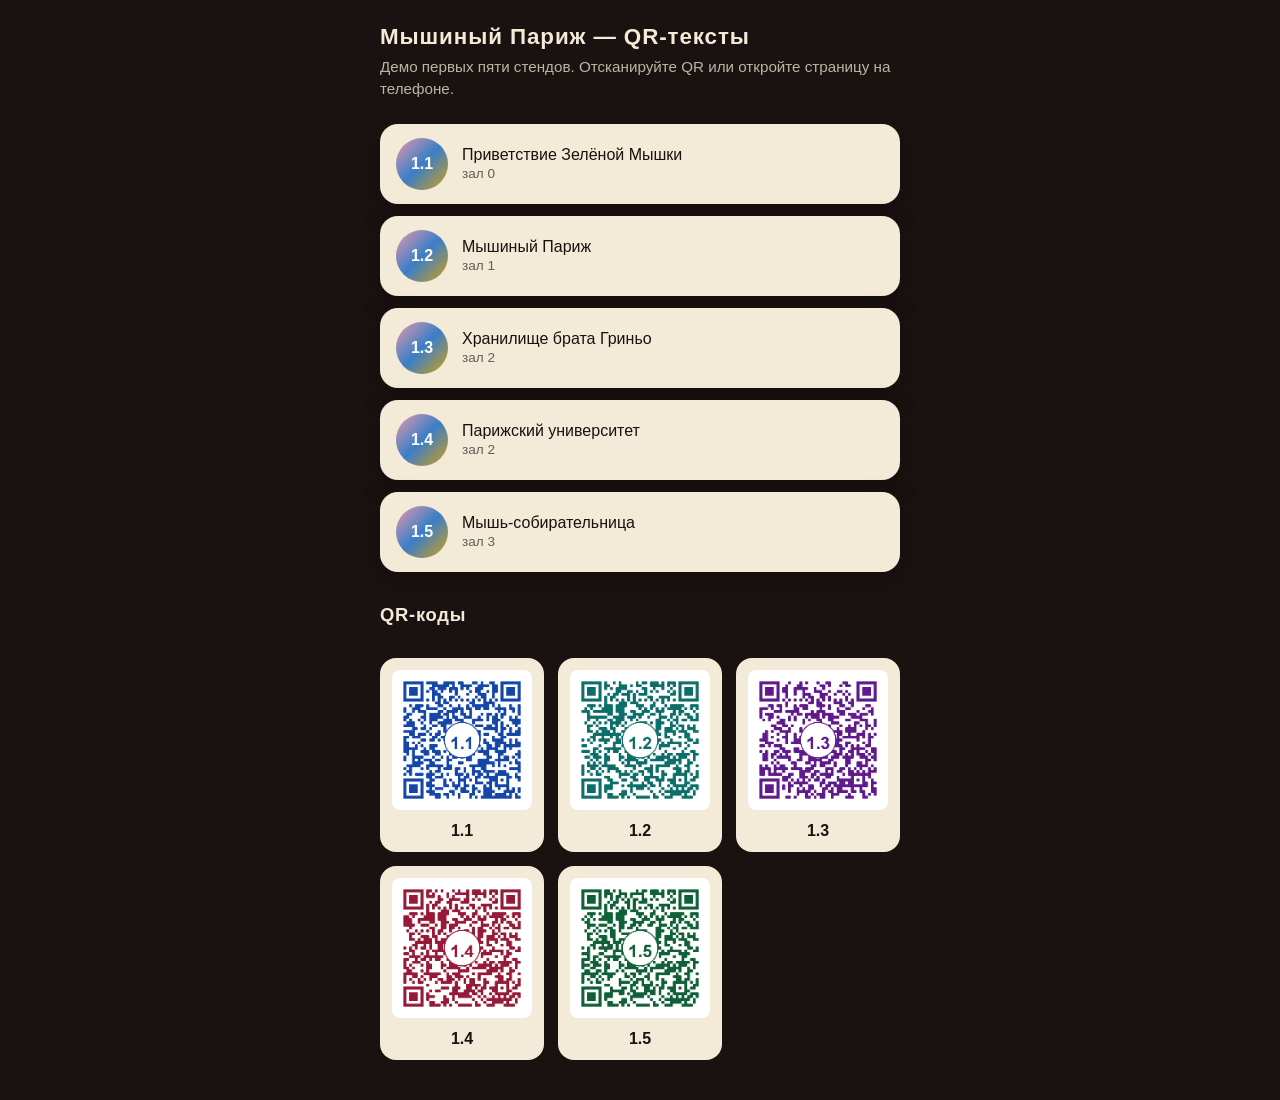
<file: index.html>
<!DOCTYPE html>
<html lang="ru">
<head>
  <meta charset="UTF-8">
  <meta name="viewport" content="width=device-width, initial-scale=1, viewport-fit=cover">
  <meta name="theme-color" content="#1a1210">
  <title>Paris Mice — QR texts (demo)</title>
  <style>
    :root {
      --frame: #1a1210;
      --panel: #f3ead8;
      --pink: #e89aab;
      --blue: #3a7ec8;
      --gold: #d4a017;
    }
    * { box-sizing: border-box; margin: 0; padding: 0; }
    body {
      min-height: 100dvh;
      font-family: "Segoe UI", "Helvetica Neue", Arial, sans-serif;
      background: var(--frame);
      color: var(--panel);
      padding: 24px 18px 40px;
    }
    .wrap { max-width: 520px; margin: 0 auto; }
    h1 {
      font-size: 1.4rem;
      margin-bottom: 0.4rem;
      letter-spacing: 0.04em;
    }
    p.lead {
      opacity: 0.75;
      font-size: 0.95rem;
      margin-bottom: 1.5rem;
      line-height: 1.45;
    }
    .list { display: grid; gap: 12px; }
    a.card {
      display: flex;
      align-items: center;
      gap: 14px;
      text-decoration: none;
      color: var(--frame);
      background: var(--panel);
      border-radius: 18px;
      padding: 14px 16px;
      box-shadow: 0 8px 24px rgba(0,0,0,.25);
    }
    .num {
      width: 52px; height: 52px;
      border-radius: 50%;
      display: grid; place-items: center;
      font-weight: 700;
      background: linear-gradient(135deg, var(--pink), var(--blue), var(--gold));
      color: #fff;
      flex-shrink: 0;
    }
    .meta { font-size: 0.85rem; opacity: 0.65; }
    .qr-row {
      margin-top: 2rem;
      display: grid;
      grid-template-columns: repeat(auto-fill, minmax(140px, 1fr));
      gap: 14px;
    }
    .qr-item {
      background: var(--panel);
      border-radius: 16px;
      padding: 12px;
      text-align: center;
      color: var(--frame);
    }
    .qr-item img { width: 100%; height: auto; border-radius: 8px; }
    .qr-item span { display: block; margin-top: 8px; font-weight: 700; }
  </style>
</head>
<body>
  <div class="wrap">
    <h1>Мышиный Париж — QR-тексты</h1>
    <p class="lead">Демо первых пяти стендов. Отсканируйте QR или откройте страницу на телефоне.</p>
    <div class="list">
      <a class="card" href="t/1-1/"><span class="num">1.1</span><span>Приветствие Зелёной Мышки<span class="meta"><br>зал 0</span></span></a>
      <a class="card" href="t/1-2/"><span class="num">1.2</span><span>Мышиный Париж<span class="meta"><br>зал 1</span></span></a>
      <a class="card" href="t/1-3/"><span class="num">1.3</span><span>Хранилище брата Гриньо<span class="meta"><br>зал 2</span></span></a>
      <a class="card" href="t/1-4/"><span class="num">1.4</span><span>Парижский университет<span class="meta"><br>зал 2</span></span></a>
      <a class="card" href="t/1-5/"><span class="num">1.5</span><span>Мышь-собирательница<span class="meta"><br>зал 3</span></span></a>
    </div>

    <h1 style="margin-top:2rem;font-size:1.15rem">QR-коды</h1>
    <div class="qr-row">
      <div class="qr-item"><img src="qr/1-1.png" alt="QR 1.1"><span>1.1</span></div>
      <div class="qr-item"><img src="qr/1-2.png" alt="QR 1.2"><span>1.2</span></div>
      <div class="qr-item"><img src="qr/1-3.png" alt="QR 1.3"><span>1.3</span></div>
      <div class="qr-item"><img src="qr/1-4.png" alt="QR 1.4"><span>1.4</span></div>
      <div class="qr-item"><img src="qr/1-5.png" alt="QR 1.5"><span>1.5</span></div>
    </div>
  </div>
</body>
</html>
</file>
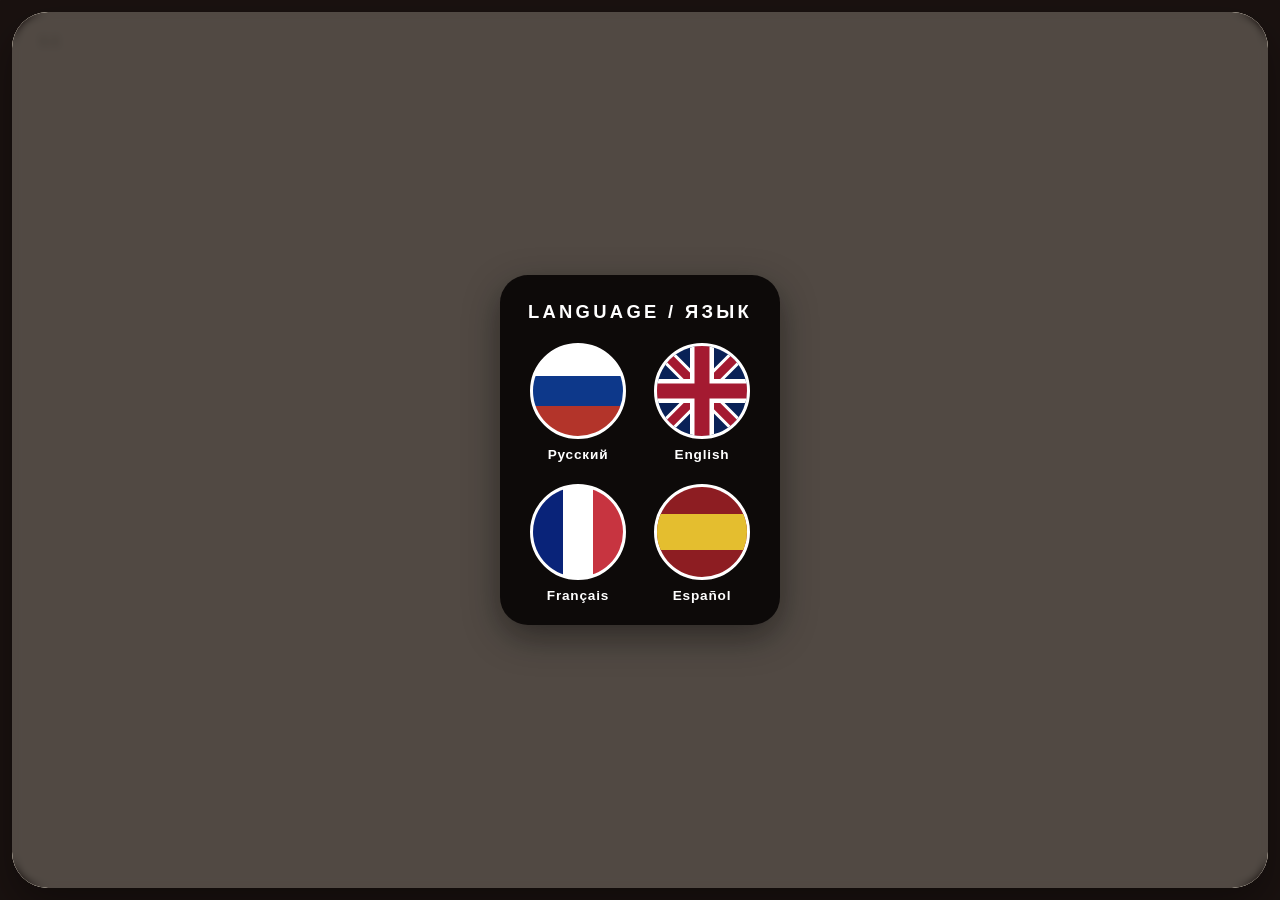
<file: t/1-1/index.html>
<!DOCTYPE html>
<html lang="en">
<head>
  <meta charset="UTF-8">
  <meta name="viewport" content="width=device-width, initial-scale=1, minimum-scale=1, maximum-scale=1, user-scalable=no, viewport-fit=cover">
  <meta name="theme-color" content="#1a1210">
  <meta name="apple-mobile-web-app-capable" content="yes">
  <title>QR Text 1.1</title>
  <link rel="stylesheet" href="../../css/qr-text.css?v=11">
</head>
<body>
  <div class="stage">
    <div class="panel">
      <header class="top-chrome">
        <div class="lang-band">
          <div class="lang-bar" data-bar-flags></div>
        </div>
        <div class="font-controls" data-font-controls>
          <button type="button" class="font-btn" data-font-minus aria-label="Decrease text size">−</button>
          <div class="font-controls__hint">
            <span class="font-controls__aa" aria-hidden="true"><span class="font-controls__a-sm">A</span><span class="font-controls__a-lg">A</span></span>
            <span class="font-controls__label" data-font-hint>Text size</span>
          </div>
          <button type="button" class="font-btn" data-font-plus aria-label="Increase text size">+</button>
        </div>
      </header>

      <main class="content-wrap">
        <div class="text-code" data-text-code></div>
        <div class="text-section">
          <div class="text-body" data-text-body></div>
        </div>
        <div class="scroll-track" aria-hidden="true"><div class="scroll-thumb"></div></div>
      </main>

      <footer class="footer">
        <div class="scroll-arrows" aria-label="Scroll text">
          <button type="button" class="scroll-btn" data-scroll-up aria-label="Scroll up">
            <svg viewBox="0 0 24 14" aria-hidden="true"><path d="M2 12L12 2l10 10" fill="none" stroke="currentColor" stroke-width="2.4" stroke-linecap="round" stroke-linejoin="round"/></svg>
          </button>
          <button type="button" class="scroll-btn" data-scroll-down aria-label="Scroll down">
            <svg viewBox="0 0 24 14" aria-hidden="true"><path d="M2 2l10 10L22 2" fill="none" stroke="currentColor" stroke-width="2.4" stroke-linecap="round" stroke-linejoin="round"/></svg>
          </button>
        </div>
      </footer>

      <div class="lang-overlay" data-lang-overlay>
        <div class="lang-overlay__tray">
          <div class="lang-overlay__title">Language / Язык</div>
          <div class="lang-overlay__flags" data-overlay-flags></div>
        </div>
      </div>
    </div>
  </div>

  <script src="../../js/qr-text.js?v=11"></script>
  <script>
    QRTextApp.load("1.1").catch(function (err) {
      document.querySelector("[data-text-body]").textContent = "Error loading text.";
      console.error(err);
    });
  </script>
</body>
</html>
</file>
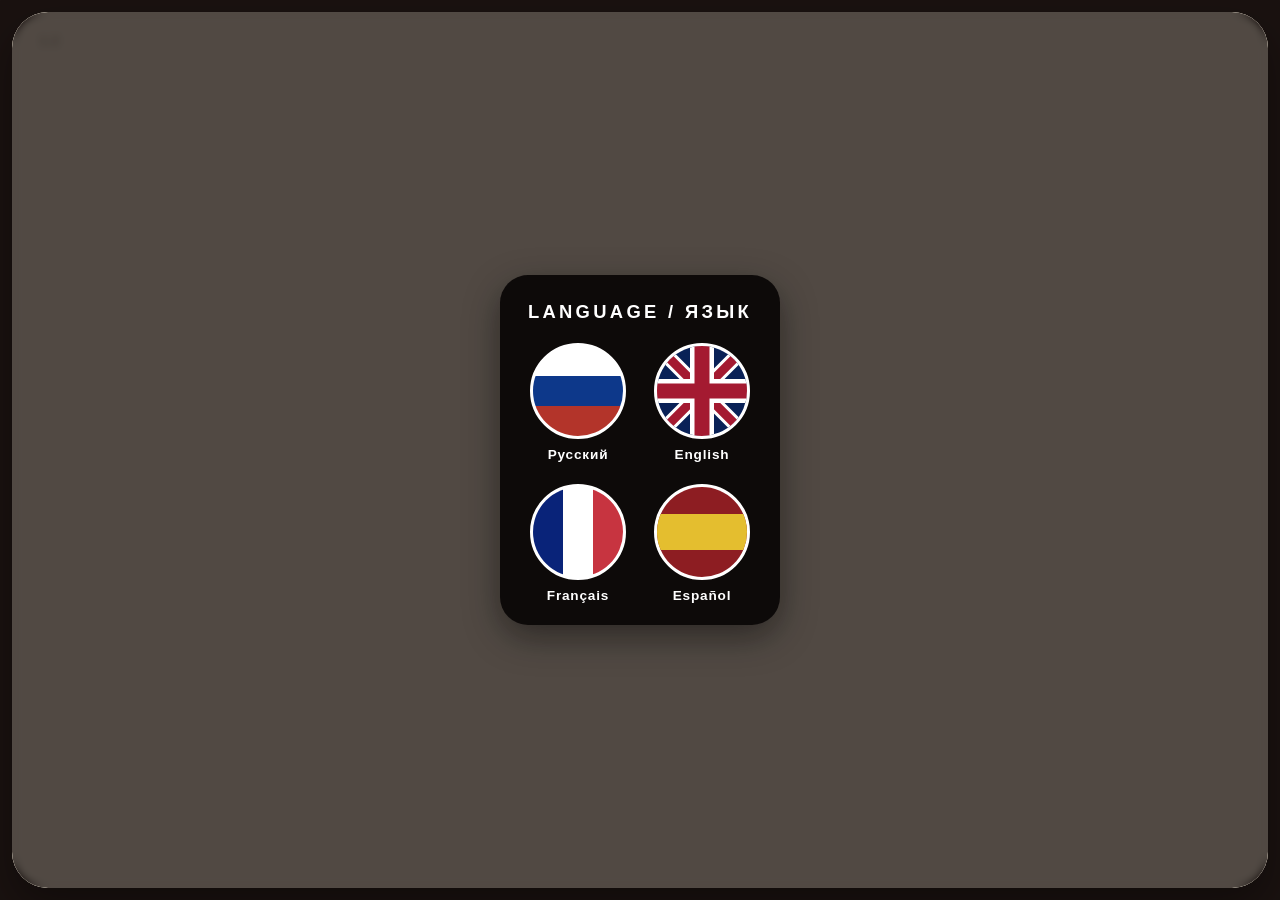
<file: t/1-2/index.html>
<!DOCTYPE html>
<html lang="en">
<head>
  <meta charset="UTF-8">
  <meta name="viewport" content="width=device-width, initial-scale=1, minimum-scale=1, maximum-scale=1, user-scalable=no, viewport-fit=cover">
  <meta name="theme-color" content="#1a1210">
  <meta name="apple-mobile-web-app-capable" content="yes">
  <title>QR Text 1.2</title>
  <link rel="stylesheet" href="../../css/qr-text.css?v=11">
</head>
<body>
  <div class="stage">
    <div class="panel">
      <header class="top-chrome">
        <div class="lang-band">
          <div class="lang-bar" data-bar-flags></div>
        </div>
        <div class="font-controls" data-font-controls>
          <button type="button" class="font-btn" data-font-minus aria-label="Decrease text size">−</button>
          <div class="font-controls__hint">
            <span class="font-controls__aa" aria-hidden="true"><span class="font-controls__a-sm">A</span><span class="font-controls__a-lg">A</span></span>
            <span class="font-controls__label" data-font-hint>Text size</span>
          </div>
          <button type="button" class="font-btn" data-font-plus aria-label="Increase text size">+</button>
        </div>
      </header>

      <main class="content-wrap">
        <div class="text-code" data-text-code></div>
        <div class="text-section">
          <div class="text-body" data-text-body></div>
        </div>
        <div class="scroll-track" aria-hidden="true"><div class="scroll-thumb"></div></div>
      </main>

      <footer class="footer">
        <div class="scroll-arrows" aria-label="Scroll text">
          <button type="button" class="scroll-btn" data-scroll-up aria-label="Scroll up">
            <svg viewBox="0 0 24 14" aria-hidden="true"><path d="M2 12L12 2l10 10" fill="none" stroke="currentColor" stroke-width="2.4" stroke-linecap="round" stroke-linejoin="round"/></svg>
          </button>
          <button type="button" class="scroll-btn" data-scroll-down aria-label="Scroll down">
            <svg viewBox="0 0 24 14" aria-hidden="true"><path d="M2 2l10 10L22 2" fill="none" stroke="currentColor" stroke-width="2.4" stroke-linecap="round" stroke-linejoin="round"/></svg>
          </button>
        </div>
      </footer>

      <div class="lang-overlay" data-lang-overlay>
        <div class="lang-overlay__tray">
          <div class="lang-overlay__title">Language / Язык</div>
          <div class="lang-overlay__flags" data-overlay-flags></div>
        </div>
      </div>
    </div>
  </div>

  <script src="../../js/qr-text.js?v=11"></script>
  <script>
    QRTextApp.load("1.2").catch(function (err) {
      document.querySelector("[data-text-body]").textContent = "Error loading text.";
      console.error(err);
    });
  </script>
</body>
</html>
</file>
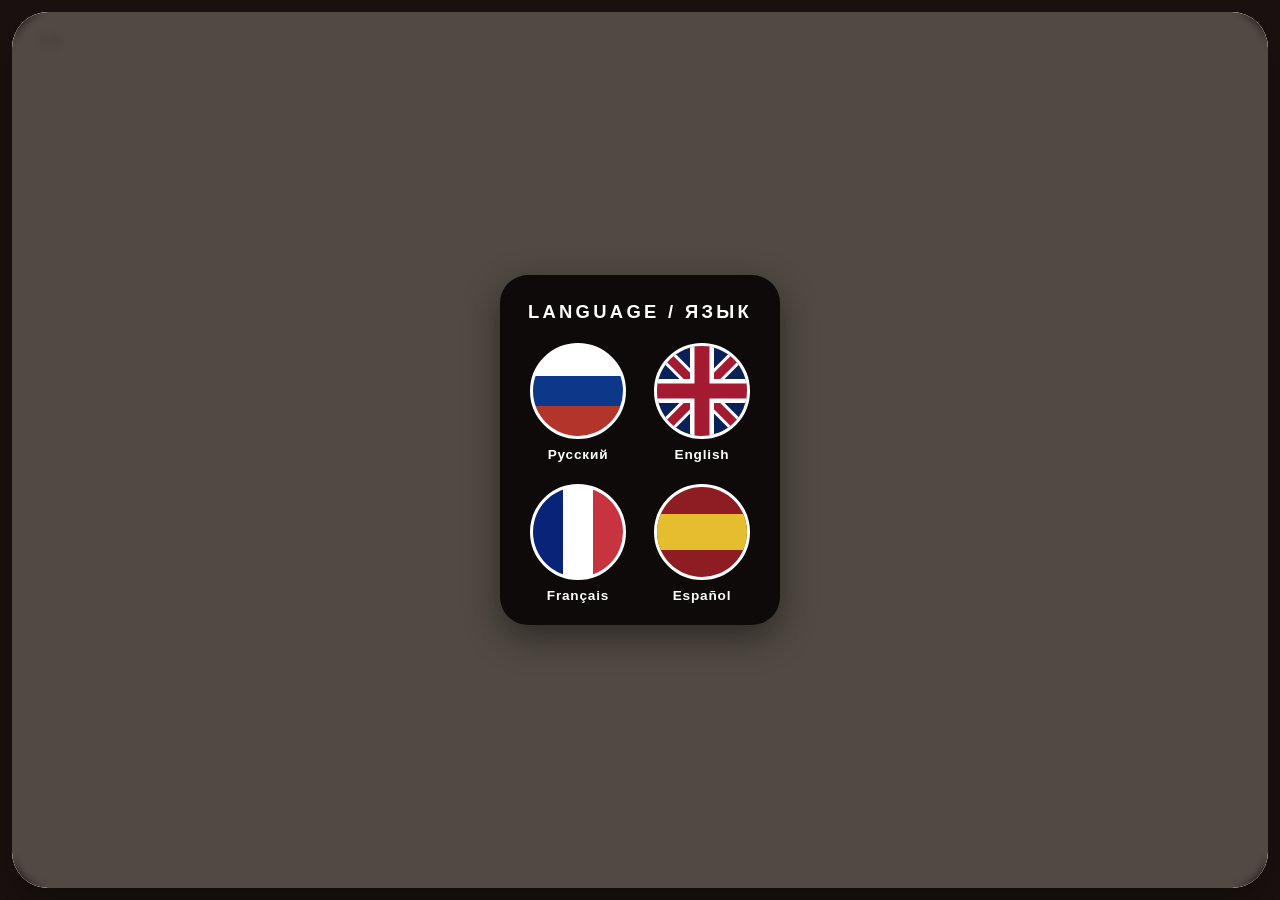
<file: t/1-3/index.html>
<!DOCTYPE html>
<html lang="en">
<head>
  <meta charset="UTF-8">
  <meta name="viewport" content="width=device-width, initial-scale=1, minimum-scale=1, maximum-scale=1, user-scalable=no, viewport-fit=cover">
  <meta name="theme-color" content="#1a1210">
  <meta name="apple-mobile-web-app-capable" content="yes">
  <title>QR Text 1.3</title>
  <link rel="stylesheet" href="../../css/qr-text.css?v=11">
</head>
<body>
  <div class="stage">
    <div class="panel">
      <header class="top-chrome">
        <div class="lang-band">
          <div class="lang-bar" data-bar-flags></div>
        </div>
        <div class="font-controls" data-font-controls>
          <button type="button" class="font-btn" data-font-minus aria-label="Decrease text size">−</button>
          <div class="font-controls__hint">
            <span class="font-controls__aa" aria-hidden="true"><span class="font-controls__a-sm">A</span><span class="font-controls__a-lg">A</span></span>
            <span class="font-controls__label" data-font-hint>Text size</span>
          </div>
          <button type="button" class="font-btn" data-font-plus aria-label="Increase text size">+</button>
        </div>
      </header>

      <main class="content-wrap">
        <div class="text-code" data-text-code></div>
        <div class="text-section">
          <div class="text-body" data-text-body></div>
        </div>
        <div class="scroll-track" aria-hidden="true"><div class="scroll-thumb"></div></div>
      </main>

      <footer class="footer">
        <div class="scroll-arrows" aria-label="Scroll text">
          <button type="button" class="scroll-btn" data-scroll-up aria-label="Scroll up">
            <svg viewBox="0 0 24 14" aria-hidden="true"><path d="M2 12L12 2l10 10" fill="none" stroke="currentColor" stroke-width="2.4" stroke-linecap="round" stroke-linejoin="round"/></svg>
          </button>
          <button type="button" class="scroll-btn" data-scroll-down aria-label="Scroll down">
            <svg viewBox="0 0 24 14" aria-hidden="true"><path d="M2 2l10 10L22 2" fill="none" stroke="currentColor" stroke-width="2.4" stroke-linecap="round" stroke-linejoin="round"/></svg>
          </button>
        </div>
      </footer>

      <div class="lang-overlay" data-lang-overlay>
        <div class="lang-overlay__tray">
          <div class="lang-overlay__title">Language / Язык</div>
          <div class="lang-overlay__flags" data-overlay-flags></div>
        </div>
      </div>
    </div>
  </div>

  <script src="../../js/qr-text.js?v=11"></script>
  <script>
    QRTextApp.load("1.3").catch(function (err) {
      document.querySelector("[data-text-body]").textContent = "Error loading text.";
      console.error(err);
    });
  </script>
</body>
</html>
</file>
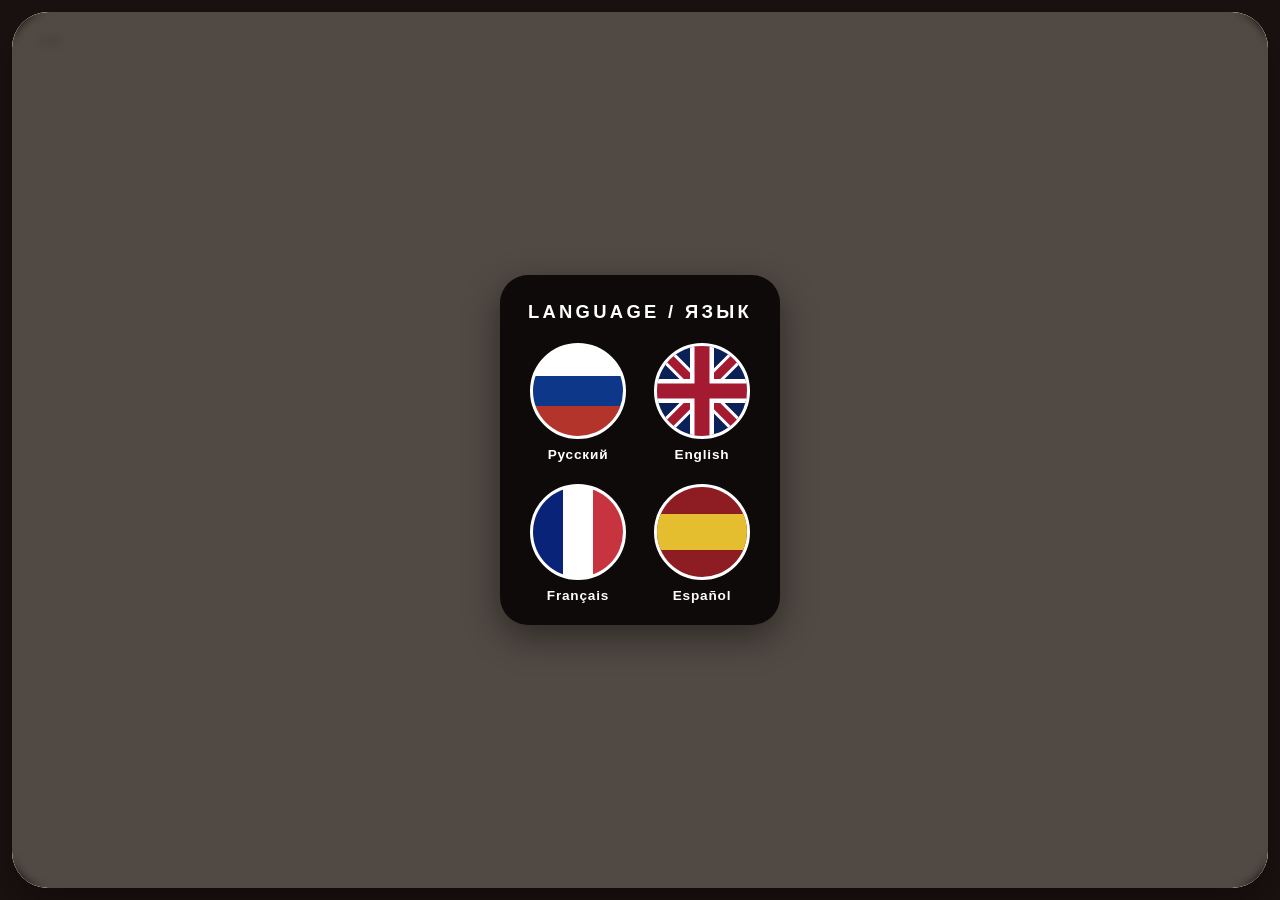
<file: t/1-4/index.html>
<!DOCTYPE html>
<html lang="en">
<head>
  <meta charset="UTF-8">
  <meta name="viewport" content="width=device-width, initial-scale=1, minimum-scale=1, maximum-scale=1, user-scalable=no, viewport-fit=cover">
  <meta name="theme-color" content="#1a1210">
  <meta name="apple-mobile-web-app-capable" content="yes">
  <title>QR Text 1.4</title>
  <link rel="stylesheet" href="../../css/qr-text.css?v=11">
</head>
<body>
  <div class="stage">
    <div class="panel">
      <header class="top-chrome">
        <div class="lang-band">
          <div class="lang-bar" data-bar-flags></div>
        </div>
        <div class="font-controls" data-font-controls>
          <button type="button" class="font-btn" data-font-minus aria-label="Decrease text size">−</button>
          <div class="font-controls__hint">
            <span class="font-controls__aa" aria-hidden="true"><span class="font-controls__a-sm">A</span><span class="font-controls__a-lg">A</span></span>
            <span class="font-controls__label" data-font-hint>Text size</span>
          </div>
          <button type="button" class="font-btn" data-font-plus aria-label="Increase text size">+</button>
        </div>
      </header>

      <main class="content-wrap">
        <div class="text-code" data-text-code></div>
        <div class="text-section">
          <div class="text-body" data-text-body></div>
        </div>
        <div class="scroll-track" aria-hidden="true"><div class="scroll-thumb"></div></div>
      </main>

      <footer class="footer">
        <div class="scroll-arrows" aria-label="Scroll text">
          <button type="button" class="scroll-btn" data-scroll-up aria-label="Scroll up">
            <svg viewBox="0 0 24 14" aria-hidden="true"><path d="M2 12L12 2l10 10" fill="none" stroke="currentColor" stroke-width="2.4" stroke-linecap="round" stroke-linejoin="round"/></svg>
          </button>
          <button type="button" class="scroll-btn" data-scroll-down aria-label="Scroll down">
            <svg viewBox="0 0 24 14" aria-hidden="true"><path d="M2 2l10 10L22 2" fill="none" stroke="currentColor" stroke-width="2.4" stroke-linecap="round" stroke-linejoin="round"/></svg>
          </button>
        </div>
      </footer>

      <div class="lang-overlay" data-lang-overlay>
        <div class="lang-overlay__tray">
          <div class="lang-overlay__title">Language / Язык</div>
          <div class="lang-overlay__flags" data-overlay-flags></div>
        </div>
      </div>
    </div>
  </div>

  <script src="../../js/qr-text.js?v=11"></script>
  <script>
    QRTextApp.load("1.4").catch(function (err) {
      document.querySelector("[data-text-body]").textContent = "Error loading text.";
      console.error(err);
    });
  </script>
</body>
</html>
</file>
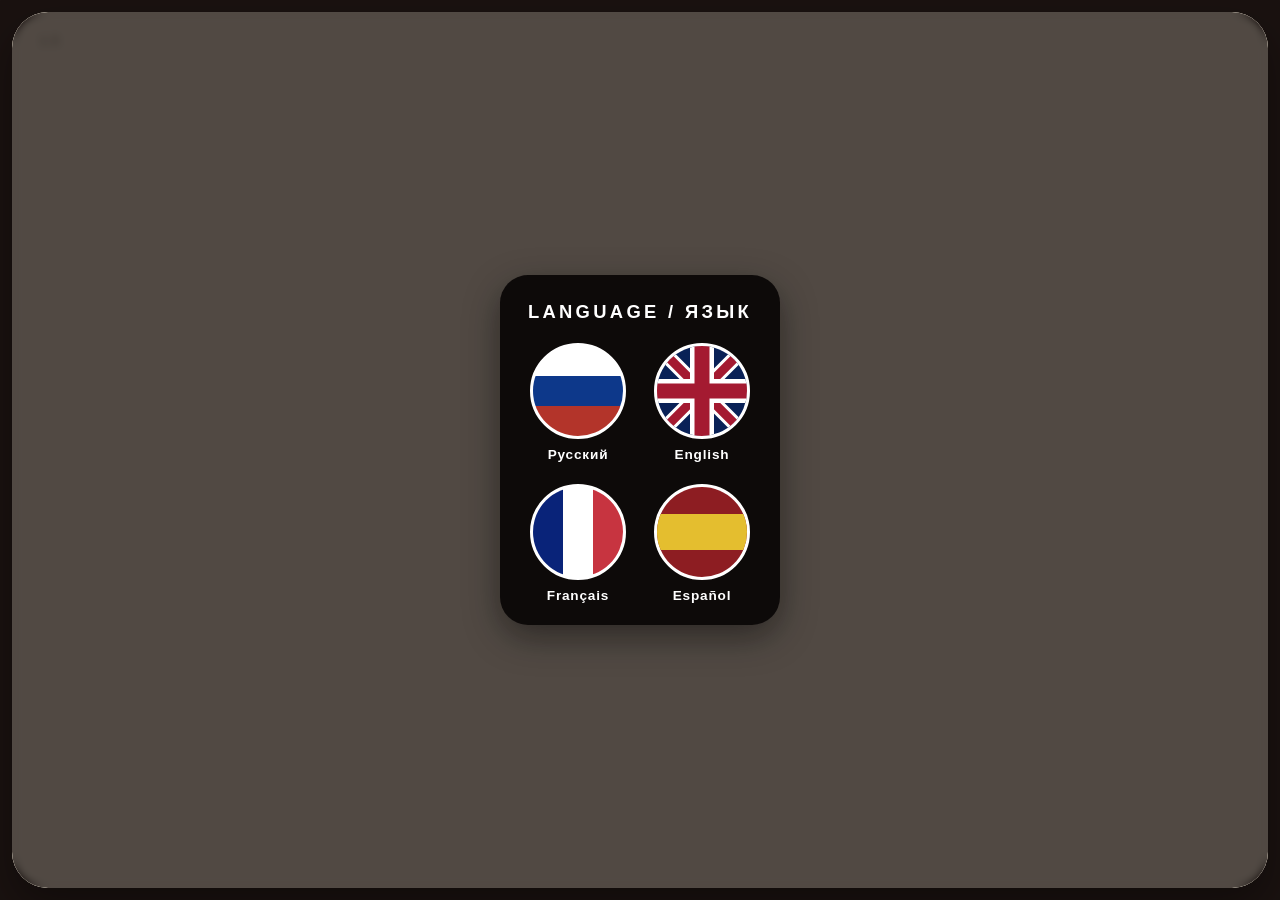
<file: t/1-5/index.html>
<!DOCTYPE html>
<html lang="en">
<head>
  <meta charset="UTF-8">
  <meta name="viewport" content="width=device-width, initial-scale=1, minimum-scale=1, maximum-scale=1, user-scalable=no, viewport-fit=cover">
  <meta name="theme-color" content="#1a1210">
  <meta name="apple-mobile-web-app-capable" content="yes">
  <title>QR Text 1.5</title>
  <link rel="stylesheet" href="../../css/qr-text.css?v=11">
</head>
<body>
  <div class="stage">
    <div class="panel">
      <header class="top-chrome">
        <div class="lang-band">
          <div class="lang-bar" data-bar-flags></div>
        </div>
        <div class="font-controls" data-font-controls>
          <button type="button" class="font-btn" data-font-minus aria-label="Decrease text size">−</button>
          <div class="font-controls__hint">
            <span class="font-controls__aa" aria-hidden="true"><span class="font-controls__a-sm">A</span><span class="font-controls__a-lg">A</span></span>
            <span class="font-controls__label" data-font-hint>Text size</span>
          </div>
          <button type="button" class="font-btn" data-font-plus aria-label="Increase text size">+</button>
        </div>
      </header>

      <main class="content-wrap">
        <div class="text-code" data-text-code></div>
        <div class="text-section">
          <div class="text-body" data-text-body></div>
        </div>
        <div class="scroll-track" aria-hidden="true"><div class="scroll-thumb"></div></div>
      </main>

      <footer class="footer">
        <div class="scroll-arrows" aria-label="Scroll text">
          <button type="button" class="scroll-btn" data-scroll-up aria-label="Scroll up">
            <svg viewBox="0 0 24 14" aria-hidden="true"><path d="M2 12L12 2l10 10" fill="none" stroke="currentColor" stroke-width="2.4" stroke-linecap="round" stroke-linejoin="round"/></svg>
          </button>
          <button type="button" class="scroll-btn" data-scroll-down aria-label="Scroll down">
            <svg viewBox="0 0 24 14" aria-hidden="true"><path d="M2 2l10 10L22 2" fill="none" stroke="currentColor" stroke-width="2.4" stroke-linecap="round" stroke-linejoin="round"/></svg>
          </button>
        </div>
      </footer>

      <div class="lang-overlay" data-lang-overlay>
        <div class="lang-overlay__tray">
          <div class="lang-overlay__title">Language / Язык</div>
          <div class="lang-overlay__flags" data-overlay-flags></div>
        </div>
      </div>
    </div>
  </div>

  <script src="../../js/qr-text.js?v=11"></script>
  <script>
    QRTextApp.load("1.5").catch(function (err) {
      document.querySelector("[data-text-body]").textContent = "Error loading text.";
      console.error(err);
    });
  </script>
</body>
</html>
</file>
<file: css/qr-text.css>
:root {
  --frame: #1a1210;
  --panel: #f3ead8;
  --ink: #1a1210;
  --ink-soft: #4a3f36;
  --pink: #e89aab;
  --blue: #3a7ec8;
  --gold: #d4a017;
  --purple: #6b4c9a;
  --navy: #1e3a5f;
  --cream: #f7f0e4;
  --overlay: rgba(18, 12, 10, 0.72);
  --lang-tray: #0d0a09;
  --safe-top: env(safe-area-inset-top, 0px);
  --safe-bottom: env(safe-area-inset-bottom, 0px);
  --frame-gap: clamp(6px, 1.8vw, 12px);
  --radius: clamp(22px, 7vw, 36px);
  --flag-sm: clamp(36px, 9.5vw, 48px);
  --flag-lg: clamp(72px, 18vw, 96px);
  --fade-ms: 280ms;
  --text-scale: 1;
}

* {
  box-sizing: border-box;
  -webkit-tap-highlight-color: transparent;
  margin: 0;
  padding: 0;
}

html, body {
  height: 100%;
  overflow: hidden;
  /* Disable browser pinch/double-tap zoom; scroll still allowed where set */
  touch-action: manipulation;
}

body {
  font-family: "Segoe UI", "Helvetica Neue", Arial, sans-serif;
  background: var(--frame);
  color: var(--ink);
  overscroll-behavior: none;
}

.stage,
.panel {
  touch-action: manipulation;
}

.stage {
  position: relative;
  width: 100%;
  height: 100%;
  height: 100dvh;
  padding: var(--frame-gap);
  padding-top: calc(var(--frame-gap) + var(--safe-top));
  padding-bottom: calc(var(--frame-gap) + var(--safe-bottom));
  display: flex;
}

.panel {
  position: relative;
  flex: 1;
  min-height: 0;
  background: var(--panel);
  border-radius: var(--radius);
  overflow: hidden;
  display: grid;
  grid-template-rows: auto minmax(0, 1fr) auto;
  box-shadow:
    0 0 0 1px rgba(255, 255, 255, 0.06) inset,
    0 18px 40px rgba(0, 0, 0, 0.35);
}

/* Top chrome: languages + font size controls */
.top-chrome {
  z-index: 3;
  opacity: 0;
  max-height: 0;
  overflow: hidden;
  pointer-events: none;
  transition: opacity 0.25s ease, max-height 0.25s ease;
}

body.has-lang .top-chrome {
  opacity: 1;
  max-height: 160px;
  pointer-events: auto;
}

.lang-band {
  position: relative;
  background: var(--lang-tray);
  min-height: clamp(56px, 14vw, 68px);
  display: flex;
  align-items: center;
  justify-content: center;
  padding: 10px 12px;
}

.lang-bar {
  display: flex;
  justify-content: center;
  align-items: center;
  gap: clamp(10px, 3vw, 16px);
}

.font-controls {
  display: flex;
  align-items: center;
  justify-content: center;
  gap: clamp(12px, 4vw, 18px);
  padding: 8px 12px 10px;
  background: var(--panel);
  border-bottom: 1px solid rgba(26, 18, 16, 0.12);
}

.font-btn {
  width: clamp(40px, 10vw, 48px);
  height: clamp(40px, 10vw, 48px);
  border-radius: 50%;
  border: 2px solid var(--frame);
  background: transparent;
  color: var(--frame);
  font-size: 1.45rem;
  font-weight: 500;
  line-height: 1;
  display: flex;
  align-items: center;
  justify-content: center;
  cursor: pointer;
  padding: 0;
  flex-shrink: 0;
}

.font-btn:active {
  transform: scale(0.94);
}

.font-btn.is-disabled,
.font-btn:disabled {
  opacity: 0.3;
  pointer-events: none;
}

.font-controls__hint {
  display: flex;
  flex-direction: column;
  align-items: center;
  gap: 2px;
  min-width: 7.5rem;
  text-align: center;
}

.font-controls__aa {
  display: inline-flex;
  align-items: baseline;
  gap: 3px;
  color: var(--ink);
  line-height: 1;
}

.font-controls__a-sm {
  font-size: 0.78rem;
  font-weight: 600;
}

.font-controls__a-lg {
  font-size: 1.2rem;
  font-weight: 700;
}

.font-controls__label {
  font-size: 0.72rem;
  letter-spacing: 0.04em;
  color: var(--ink-soft);
  text-transform: uppercase;
}

.flag-btn {
  width: var(--flag-sm);
  height: var(--flag-sm);
  border-radius: 50%;
  border: 2px solid rgba(255, 255, 255, 0.35);
  padding: 0;
  cursor: pointer;
  overflow: hidden;
  background: #fff;
  box-shadow: none;
  transition: transform 0.18s ease, box-shadow 0.18s ease, opacity 0.18s ease, border-color 0.18s ease, filter 0.18s ease;
  flex-shrink: 0;
  opacity: 0.65; /* inactive: dimmed ~35% */
  filter: saturate(0.75);
}

.lang-bar .flag-btn:active {
  transform: scale(0.94);
}

.lang-bar .flag-btn.is-active {
  opacity: 1;
  filter: none;
  border: 3px solid #fff;
  outline: 3px solid #fff;
  outline-offset: 3px;
  box-shadow: 0 0 0 1px var(--lang-tray);
  transform: scale(1.14);
  z-index: 1;
}

.flag-btn svg {
  display: block;
  width: 100%;
  height: 100%;
}

.content-wrap {
  position: relative;
  min-height: 0;
  display: flex;
  flex-direction: column;
  padding: clamp(14px, 4vw, 22px) clamp(16px, 5vw, 28px) 8px;
}

.text-code {
  font-size: 0.75rem;
  letter-spacing: 0.08em;
  text-transform: uppercase;
  color: var(--ink-soft);
  margin-bottom: 0.4rem;
  opacity: 0.7;
}

.text-section {
  flex: 1;
  min-height: 0;
  overflow-y: auto;
  overflow-x: hidden;
  -webkit-overflow-scrolling: touch;
  overscroll-behavior: contain;
  scrollbar-width: none;
  padding-right: 10px;
  touch-action: pan-y;
}

.text-section::-webkit-scrollbar {
  display: none;
}

.scroll-track {
  position: absolute;
  top: clamp(14px, 4vw, 22px);
  right: clamp(8px, 2.5vw, 14px);
  bottom: 8px;
  width: 3px;
  background: rgba(26, 18, 16, 0.18);
  border-radius: 2px;
  pointer-events: none;
}

.scroll-thumb {
  width: 100%;
  background: var(--frame);
  border-radius: 2px;
  will-change: transform;
}

.text-body {
  font-size: calc(clamp(1.05rem, 4.2vw, 1.25rem) * var(--text-scale));
  line-height: 1.55;
  color: var(--ink);
  white-space: pre-wrap;
  padding-bottom: 1.5rem;
  opacity: 1;
  transition: opacity var(--fade-ms) ease;
}

.text-body.is-fading {
  opacity: 0;
}

.text-body p {
  margin: 0 0 0.9em;
}

.text-body p:last-child {
  margin-bottom: 0;
}

.footer {
  display: flex;
  flex-direction: column;
  align-items: center;
  gap: 10px;
  padding: 4px 12px calc(10px + var(--safe-bottom));
  opacity: 0;
  pointer-events: none;
  transition: opacity 0.25s ease;
}

body.has-lang .footer {
  opacity: 1;
  pointer-events: auto;
}

.scroll-arrows {
  display: flex;
  gap: 14px;
  align-items: center;
  justify-content: center;
}

.scroll-btn {
  width: clamp(48px, 12vw, 60px);
  height: clamp(48px, 12vw, 60px);
  border-radius: 50%;
  border: 2px solid var(--frame);
  background: transparent;
  color: var(--frame);
  display: flex;
  align-items: center;
  justify-content: center;
  cursor: pointer;
  padding: 0;
}

.scroll-btn svg {
  width: 55%;
  height: 55%;
}

.scroll-btn--inactive {
  opacity: 0.35;
  pointer-events: none;
  cursor: default;
}

/* Language picker overlay */
.lang-overlay {
  position: absolute;
  inset: 0;
  z-index: 20;
  background: var(--overlay);
  backdrop-filter: blur(4px);
  display: flex;
  flex-direction: column;
  align-items: center;
  justify-content: center;
  padding: 24px;
  transition: opacity 0.35s ease, visibility 0.35s ease;
}

.lang-overlay.is-hidden {
  opacity: 0;
  visibility: hidden;
  pointer-events: none;
}

.lang-overlay__tray {
  background: var(--lang-tray);
  border-radius: clamp(20px, 5vw, 28px);
  padding: clamp(18px, 5vw, 26px) clamp(18px, 5vw, 28px) clamp(16px, 4vw, 22px);
  box-shadow: 0 12px 36px rgba(0, 0, 0, 0.45);
  display: flex;
  flex-direction: column;
  align-items: center;
  gap: clamp(14px, 4vw, 20px);
}

.lang-overlay__title {
  color: #fff;
  font-size: clamp(0.95rem, 3.8vw, 1.15rem);
  letter-spacing: 0.18em;
  text-transform: uppercase;
  font-weight: 600;
  text-align: center;
}

.lang-overlay__flags {
  display: grid;
  grid-template-columns: repeat(2, auto);
  gap: clamp(14px, 4vw, 22px) clamp(18px, 5vw, 28px);
}

.lang-overlay .flag-btn {
  width: var(--flag-lg);
  height: var(--flag-lg);
  opacity: 1;
  border: 3px solid #fff;
}

.lang-overlay .flag-label {
  display: block;
  text-align: center;
  color: #fff;
  font-size: 0.85rem;
  font-weight: 600;
  letter-spacing: 0.06em;
  margin-top: 8px;
}

.flag-choice {
  display: flex;
  flex-direction: column;
  align-items: center;
  background: none;
  border: none;
  cursor: pointer;
  padding: 0;
  color: inherit;
}

@media (max-height: 560px) {
  body.has-lang .top-chrome {
    max-height: 140px;
  }
  .lang-band {
    min-height: 52px;
    padding: 8px 10px;
  }
  .font-controls {
    padding: 6px 10px 8px;
  }
  .text-body {
    font-size: calc(clamp(0.95rem, 3.8vw, 1.1rem) * var(--text-scale));
  }
}
</file>
